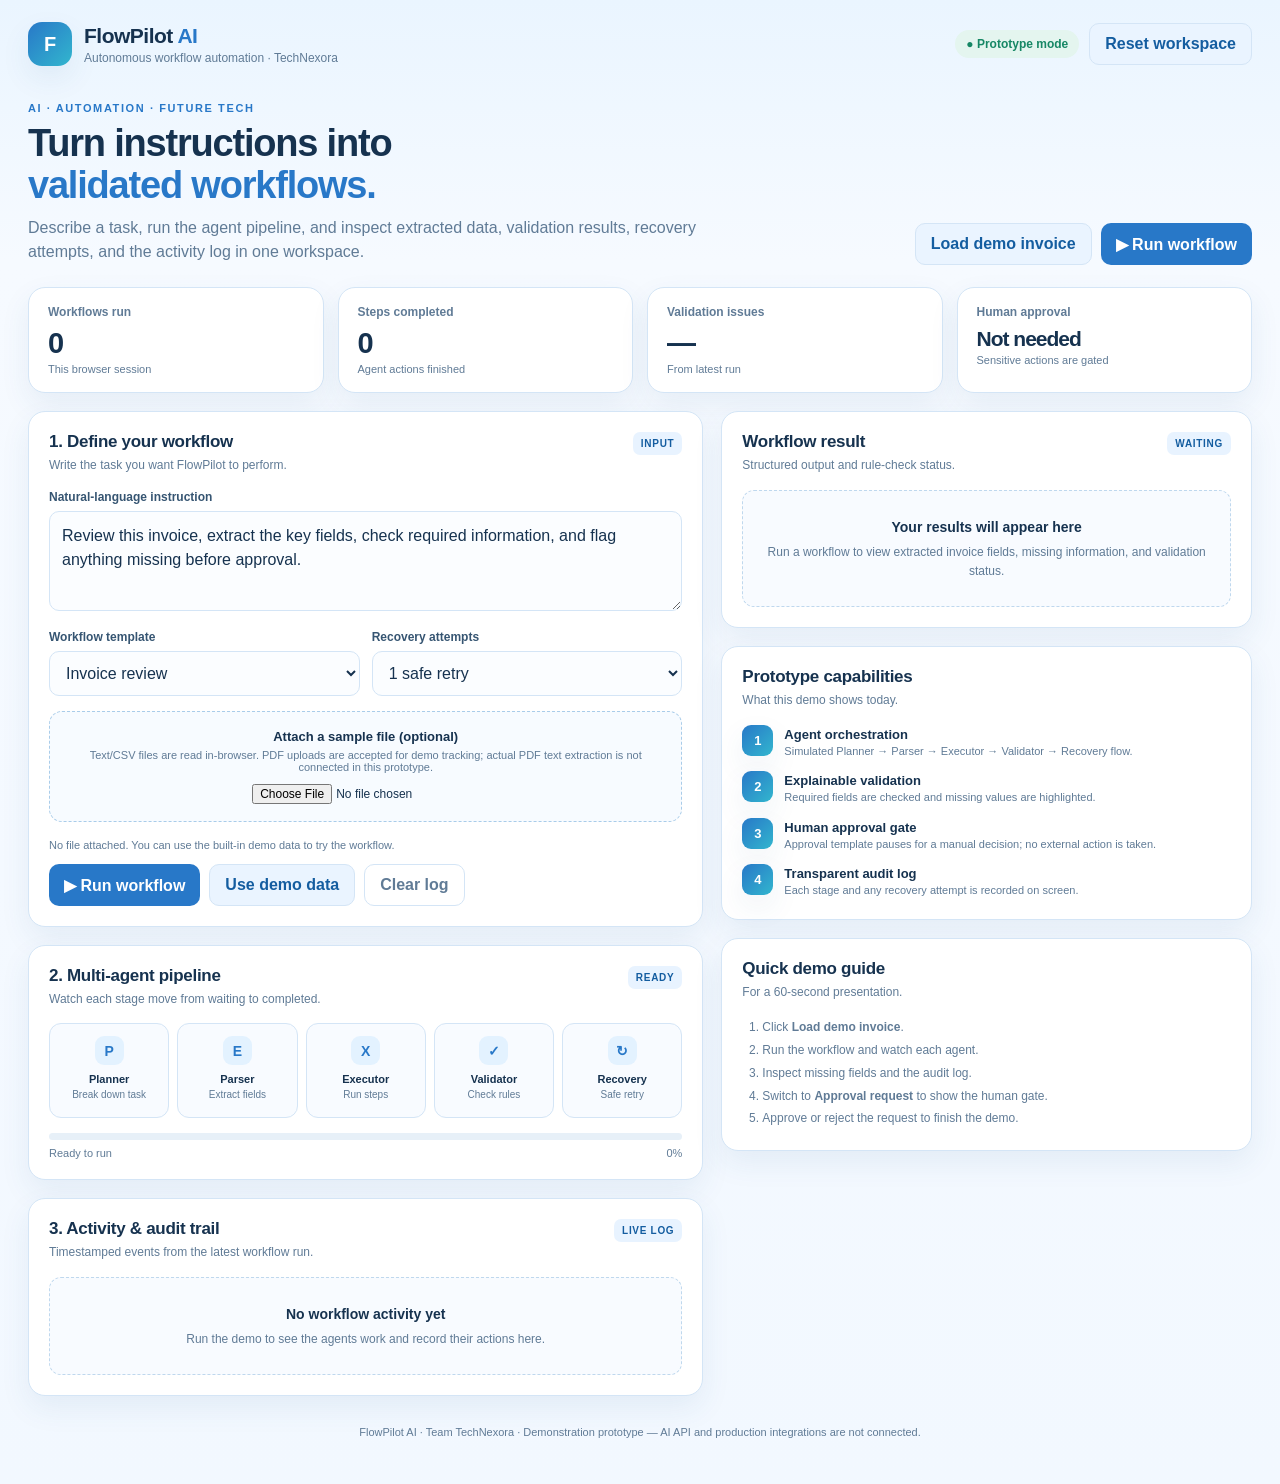
<file: index.html>
<!DOCTYPE html>
<html lang="en">
<head>
<meta charset="UTF-8" />
<meta name="viewport" content="width=device-width, initial-scale=1.0" />
<title>FlowPilot AI — TechNexora</title>
<link rel="stylesheet" href="styles.css" />
</head>
<body>
<header>
  <div class="brand"><div class="logo">F</div><div><h1>FlowPilot <span style="color:var(--blue)">AI</span></h1><p>Autonomous workflow automation · TechNexora</p></div></div>
  <div class="top-right"><span class="pill">● Prototype mode</span><button class="secondary" id="resetBtn">Reset workspace</button></div>
</header>
<main class="container">
  <section class="hero">
    <div><div class="eyebrow">AI · Automation · Future Tech</div><h2>Turn instructions into<br><span style="color:var(--blue)">validated workflows.</span></h2><p>Describe a task, run the agent pipeline, and inspect extracted data, validation results, recovery attempts, and the activity log in one workspace.</p></div>
    <div class="hero-actions"><button class="secondary" id="demoBtn">Load demo invoice</button><button class="primary" id="runTopBtn">▶ Run workflow</button></div>
  </section>
  <section class="metrics">
    <div class="metric"><div class="label">Workflows run</div><div class="value" id="metricRuns">0</div><div class="hint">This browser session</div></div>
    <div class="metric"><div class="label">Steps completed</div><div class="value" id="metricSteps">0</div><div class="hint">Agent actions finished</div></div>
    <div class="metric"><div class="label">Validation issues</div><div class="value" id="metricIssues">—</div><div class="hint">From latest run</div></div>
    <div class="metric"><div class="label">Human approval</div><div class="value" id="metricApproval" style="font-size:21px">Not needed</div><div class="hint">Sensitive actions are gated</div></div>
  </section>
  <div class="layout">
    <div>
      <section class="panel">
        <div class="panel-head"><div><h3>1. Define your workflow</h3><p>Write the task you want FlowPilot to perform.</p></div><span class="mini-tag">INPUT</span></div>
        <div class="field"><label for="instruction">Natural-language instruction</label><textarea id="instruction">Review this invoice, extract the key fields, check required information, and flag anything missing before approval.</textarea></div>
        <div class="field-row">
          <div class="field"><label for="workflowType">Workflow template</label><select id="workflowType"><option value="invoice">Invoice review</option><option value="document">Document quality check</option><option value="approval">Approval request (human gate)</option></select></div>
          <div class="field"><label for="recovery">Recovery attempts</label><select id="recovery"><option value="0">No retry</option><option value="1" selected>1 safe retry</option><option value="2">2 safe retries</option></select></div>
        </div>
        <div class="field upload"><strong>Attach a sample file (optional)</strong><span>Text/CSV files are read in-browser. PDF uploads are accepted for demo tracking; actual PDF text extraction is not connected in this prototype.</span><input type="file" id="fileInput" accept=".txt,.csv,.pdf,.json" /></div>
        <p class="note" id="fileStatus">No file attached. You can use the built-in demo data to try the workflow.</p>
        <div class="button-row"><button class="primary" id="runBtn">▶ Run workflow</button><button class="secondary" id="demoBtn2">Use demo data</button><button class="ghost" id="clearBtn">Clear log</button></div>
      </section>
      <section class="panel">
        <div class="panel-head"><div><h3>2. Multi-agent pipeline</h3><p>Watch each stage move from waiting to completed.</p></div><span class="mini-tag" id="pipelineTag">READY</span></div>
        <div class="agents" id="agents">
          <div class="agent" data-agent="Planner"><div class="icon">P</div><b>Planner</b><small>Break down task</small></div>
          <div class="agent" data-agent="Parser"><div class="icon">E</div><b>Parser</b><small>Extract fields</small></div>
          <div class="agent" data-agent="Executor"><div class="icon">X</div><b>Executor</b><small>Run steps</small></div>
          <div class="agent" data-agent="Validator"><div class="icon">✓</div><b>Validator</b><small>Check rules</small></div>
          <div class="agent" data-agent="Recovery"><div class="icon">↻</div><b>Recovery</b><small>Safe retry</small></div>
        </div>
        <div class="progress-wrap"><div class="progress" id="progress"></div></div><div class="status-line"><span id="runStatus">Ready to run</span><span id="progressText">0%</span></div>
      </section>
      <section class="panel">
        <div class="panel-head"><div><h3>3. Activity & audit trail</h3><p>Timestamped events from the latest workflow run.</p></div><span class="mini-tag">LIVE LOG</span></div>
        <div class="log" id="log"><div class="result-empty"><strong>No workflow activity yet</strong>Run the demo to see the agents work and record their actions here.</div></div>
      </section>
    </div>
    <div>
      <section class="panel">
        <div class="panel-head"><div><h3>Workflow result</h3><p>Structured output and rule-check status.</p></div><span class="mini-tag" id="resultTag">WAITING</span></div>
        <div id="resultArea" class="result-empty"><strong>Your results will appear here</strong>Run a workflow to view extracted invoice fields, missing information, and validation status.</div>
        <div id="approvalArea"></div>
      </section>
      <section class="panel">
        <div class="panel-head"><div><h3>Prototype capabilities</h3><p>What this demo shows today.</p></div></div>
        <div style="display:grid;gap:12px">
          <div style="display:flex;gap:11px"><div class="logo" style="width:31px;height:31px;border-radius:9px;font-size:13px;flex-shrink:0">1</div><div><b style="font-size:13px">Agent orchestration</b><div class="note">Simulated Planner → Parser → Executor → Validator → Recovery flow.</div></div></div>
          <div style="display:flex;gap:11px"><div class="logo" style="width:31px;height:31px;border-radius:9px;font-size:13px;flex-shrink:0">2</div><div><b style="font-size:13px">Explainable validation</b><div class="note">Required fields are checked and missing values are highlighted.</div></div></div>
          <div style="display:flex;gap:11px"><div class="logo" style="width:31px;height:31px;border-radius:9px;font-size:13px;flex-shrink:0">3</div><div><b style="font-size:13px">Human approval gate</b><div class="note">Approval template pauses for a manual decision; no external action is taken.</div></div></div>
          <div style="display:flex;gap:11px"><div class="logo" style="width:31px;height:31px;border-radius:9px;font-size:13px;flex-shrink:0">4</div><div><b style="font-size:13px">Transparent audit log</b><div class="note">Each stage and any recovery attempt is recorded on screen.</div></div></div>
        </div>
      </section>
      <section class="panel">
        <div class="panel-head"><div><h3>Quick demo guide</h3><p>For a 60-second presentation.</p></div></div>
        <ol style="margin:0;padding-left:20px;color:var(--muted);font-size:12px;line-height:1.9"><li>Click <b>Load demo invoice</b>.</li><li>Run the workflow and watch each agent.</li><li>Inspect missing fields and the audit log.</li><li>Switch to <b>Approval request</b> to show the human gate.</li><li>Approve or reject the request to finish the demo.</li></ol>
      </section>
    </div>
  </div>
  <div class="footer">FlowPilot AI · Team TechNexora · Demonstration prototype — AI API and production integrations are not connected.</div>
</main>
<div class="toast" id="toast"></div>
<script src="script.js"></script>
</body>
</html>
</file>
<file: styles.css>
:root{--bg:#f2f8ff;--surface:#fff;--surface2:#e8f3ff;--line:#d4e5f6;--text:#16324f;--muted:#607b96;--blue:#2878c8;--blue2:#145da0;--cyan:#29a6c7;--green:#168765;--amber:#b87917;--red:#c04452;--shadow:0 12px 30px rgba(38,95,145,.08)}
*{box-sizing:border-box}body{margin:0;background:linear-gradient(180deg,#eaf5ff 0,#f6faff 260px,var(--bg) 100%);font-family:Inter,Segoe UI,Arial,sans-serif;color:var(--text)}
button,input,textarea,select{font:inherit}button{cursor:pointer;border:0;border-radius:10px;padding:11px 15px;font-weight:700;transition:.15s}button:disabled{opacity:.5;cursor:not-allowed}
.primary{background:var(--blue);color:#fff}.primary:hover{background:var(--blue2)}.secondary{background:#eaf4ff;color:var(--blue2);border:1px solid var(--line)}.ghost{background:transparent;color:var(--muted);border:1px solid var(--line)}.danger{background:#fff0f1;color:var(--red);border:1px solid #f4cdd1}
header{max-width:1440px;margin:auto;padding:22px 28px 12px;display:flex;justify-content:space-between;align-items:center;gap:20px}.brand{display:flex;align-items:center;gap:12px}.logo{width:44px;height:44px;border-radius:14px;background:linear-gradient(135deg,#2878c8,#32b6ce);display:grid;place-items:center;color:#fff;font-weight:900;font-size:20px;box-shadow:var(--shadow)}.brand h1{margin:0;font-size:21px;letter-spacing:-.5px}.brand p{margin:3px 0 0;color:var(--muted);font-size:12px}.top-right{display:flex;align-items:center;gap:10px;flex-wrap:wrap}.pill{border-radius:999px;background:#e4f5ef;color:var(--green);padding:7px 11px;font-size:12px;font-weight:800}.container{max-width:1440px;margin:auto;padding:12px 28px 34px}.hero{display:flex;justify-content:space-between;align-items:flex-end;gap:22px;margin:12px 0 22px}.eyebrow{font-size:11px;letter-spacing:1.6px;text-transform:uppercase;color:var(--blue);font-weight:900}.hero h2{font-size:clamp(27px,3vw,38px);line-height:1.1;letter-spacing:-1.2px;margin:9px 0}.hero p{margin:0;color:var(--muted);max-width:690px;line-height:1.55}.hero-actions{display:flex;gap:9px;flex-wrap:wrap}
.metrics{display:grid;grid-template-columns:repeat(4,minmax(0,1fr));gap:14px;margin-bottom:18px}.metric,.panel{background:var(--surface);border:1px solid var(--line);border-radius:17px;box-shadow:var(--shadow)}.metric{padding:17px 19px}.metric .label{font-size:12px;color:var(--muted);font-weight:700}.metric .value{font-size:29px;font-weight:850;letter-spacing:-1px;margin:8px 0 3px}.metric .hint{font-size:11px;color:var(--muted)}.layout{display:grid;grid-template-columns:minmax(0,1.12fr) minmax(340px,.88fr);gap:18px;align-items:start}.panel{padding:20px;margin-bottom:18px}.panel-head{display:flex;justify-content:space-between;align-items:flex-start;gap:12px;margin-bottom:15px}.panel h3{margin:0;font-size:17px;letter-spacing:-.3px}.panel-head p{margin:5px 0 0;font-size:12px;color:var(--muted);line-height:1.45}.mini-tag{font-size:10px;font-weight:800;letter-spacing:.7px;background:var(--surface2);color:var(--blue2);padding:6px 8px;border-radius:7px;white-space:nowrap}
label{display:block;font-size:12px;font-weight:800;margin:0 0 7px;color:#365572}textarea,input[type=text],input[type=number],select{width:100%;border:1px solid var(--line);border-radius:10px;background:#fbfdff;padding:12px;color:var(--text);outline:none}textarea:focus,input:focus,select:focus{border-color:#83b8eb;box-shadow:0 0 0 3px #e2f1ff}textarea{min-height:100px;resize:vertical;line-height:1.5}.field{margin-bottom:15px}.field-row{display:grid;grid-template-columns:1fr 1fr;gap:12px}.upload{border:1.5px dashed #a9cce9;border-radius:13px;background:#f7fbff;padding:17px;text-align:center}.upload strong{display:block;font-size:13px}.upload span{font-size:11px;color:var(--muted);display:block;margin:5px 0 11px}.upload input{max-width:100%;font-size:12px}.note{font-size:11px;color:var(--muted);line-height:1.5}.button-row{display:flex;gap:9px;flex-wrap:wrap}.agents{display:grid;grid-template-columns:repeat(5,minmax(0,1fr));gap:8px}.agent{padding:12px 8px;border-radius:12px;border:1px solid var(--line);background:#f8fbff;text-align:center;min-height:95px}.agent .icon{width:29px;height:29px;border-radius:9px;background:#e3f2ff;color:var(--blue);display:grid;place-items:center;margin:0 auto 8px;font-size:14px;font-weight:900}.agent b{display:block;font-size:11px}.agent small{display:block;font-size:10px;color:var(--muted);margin-top:4px}.agent.active{border-color:#77b4e8;background:#edf7ff;box-shadow:0 0 0 2px #dcedfc}.agent.done{border-color:#a5dfca;background:#effbf6}.agent.done .icon{background:#d7f4e7;color:var(--green)}.agent.fail{border-color:#f0c3c8;background:#fff5f5}.progress-wrap{height:7px;border-radius:99px;background:#e7f0f8;overflow:hidden;margin:15px 0 7px}.progress{height:100%;width:0;background:linear-gradient(90deg,var(--blue),var(--cyan));transition:width .35s}.status-line{display:flex;justify-content:space-between;font-size:11px;color:var(--muted)}
.log{max-height:225px;overflow:auto;display:flex;flex-direction:column;gap:8px}.log-item{display:grid;grid-template-columns:72px 1fr;gap:10px;padding:10px 11px;border-radius:10px;background:#f8fbff;border:1px solid #e8f1f9;font-size:12px}.log-time{color:var(--muted);font-size:10px;padding-top:2px}.log-item b{display:block;margin-bottom:3px}.log-item p{margin:0;color:var(--muted);line-height:1.4}.log-dot{display:inline-block;width:6px;height:6px;border-radius:50%;background:var(--blue);margin-right:6px}.log-item.success .log-dot{background:var(--green)}.log-item.warning .log-dot{background:var(--amber)}.log-item.error .log-dot{background:var(--red)}
.result-empty{border:1px dashed #bfd8ee;border-radius:12px;padding:25px 16px;text-align:center;background:#f8fbff;color:var(--muted);font-size:12px;line-height:1.6}.result-empty strong{display:block;color:var(--text);font-size:14px;margin-bottom:5px}.result-grid{display:grid;grid-template-columns:1fr 1fr;gap:10px}.result-field{padding:12px;border:1px solid var(--line);border-radius:11px;background:#fbfdff}.result-field span{display:block;font-size:10px;text-transform:uppercase;letter-spacing:.7px;color:var(--muted);font-weight:800;margin-bottom:5px}.result-field strong{font-size:14px;overflow-wrap:anywhere}.result-field.missing{background:#fff9ed;border-color:#f0ddb4}.result-field.missing strong{color:var(--amber)}.banner{border-radius:11px;padding:12px 14px;font-size:12px;line-height:1.5;margin-bottom:13px}.banner.ok{background:#eaf9f2;border:1px solid #c5ead9;color:#17694f}.banner.warn{background:#fff7e8;border:1px solid #f1dfb5;color:#855c17}.approval{border:1px solid #f0d6a4;background:#fffaf0;border-radius:12px;padding:14px;margin-top:13px}.approval h4{margin:0 0 5px;font-size:13px;color:#805817}.approval p{font-size:12px;color:#8d6b2c;margin:0 0 12px;line-height:1.5}.approval-status{font-size:11px;font-weight:800;margin-top:10px;color:var(--green)}.footer{text-align:center;color:var(--muted);font-size:11px;padding:12px}.toast{position:fixed;bottom:20px;right:20px;max-width:350px;background:#16324f;color:#fff;padding:13px 16px;border-radius:12px;box-shadow:var(--shadow);font-size:13px;display:none;z-index:5}
@media(max-width:950px){.layout{grid-template-columns:1fr}.metrics{grid-template-columns:repeat(2,1fr)}.hero{align-items:flex-start;flex-direction:column}.agents{grid-template-columns:repeat(5,minmax(100px,1fr));overflow-x:auto}}
@media(max-width:560px){header,.container{padding-left:14px;padding-right:14px}.metrics{gap:8px}.metric{padding:13px}.metric .value{font-size:24px}.panel{padding:15px}.field-row{grid-template-columns:1fr}.agents{grid-template-columns:repeat(2,1fr)}.top-right .pill{display:none}.result-grid{grid-template-columns:1fr}.hero-actions button{flex:1}}
</file>
